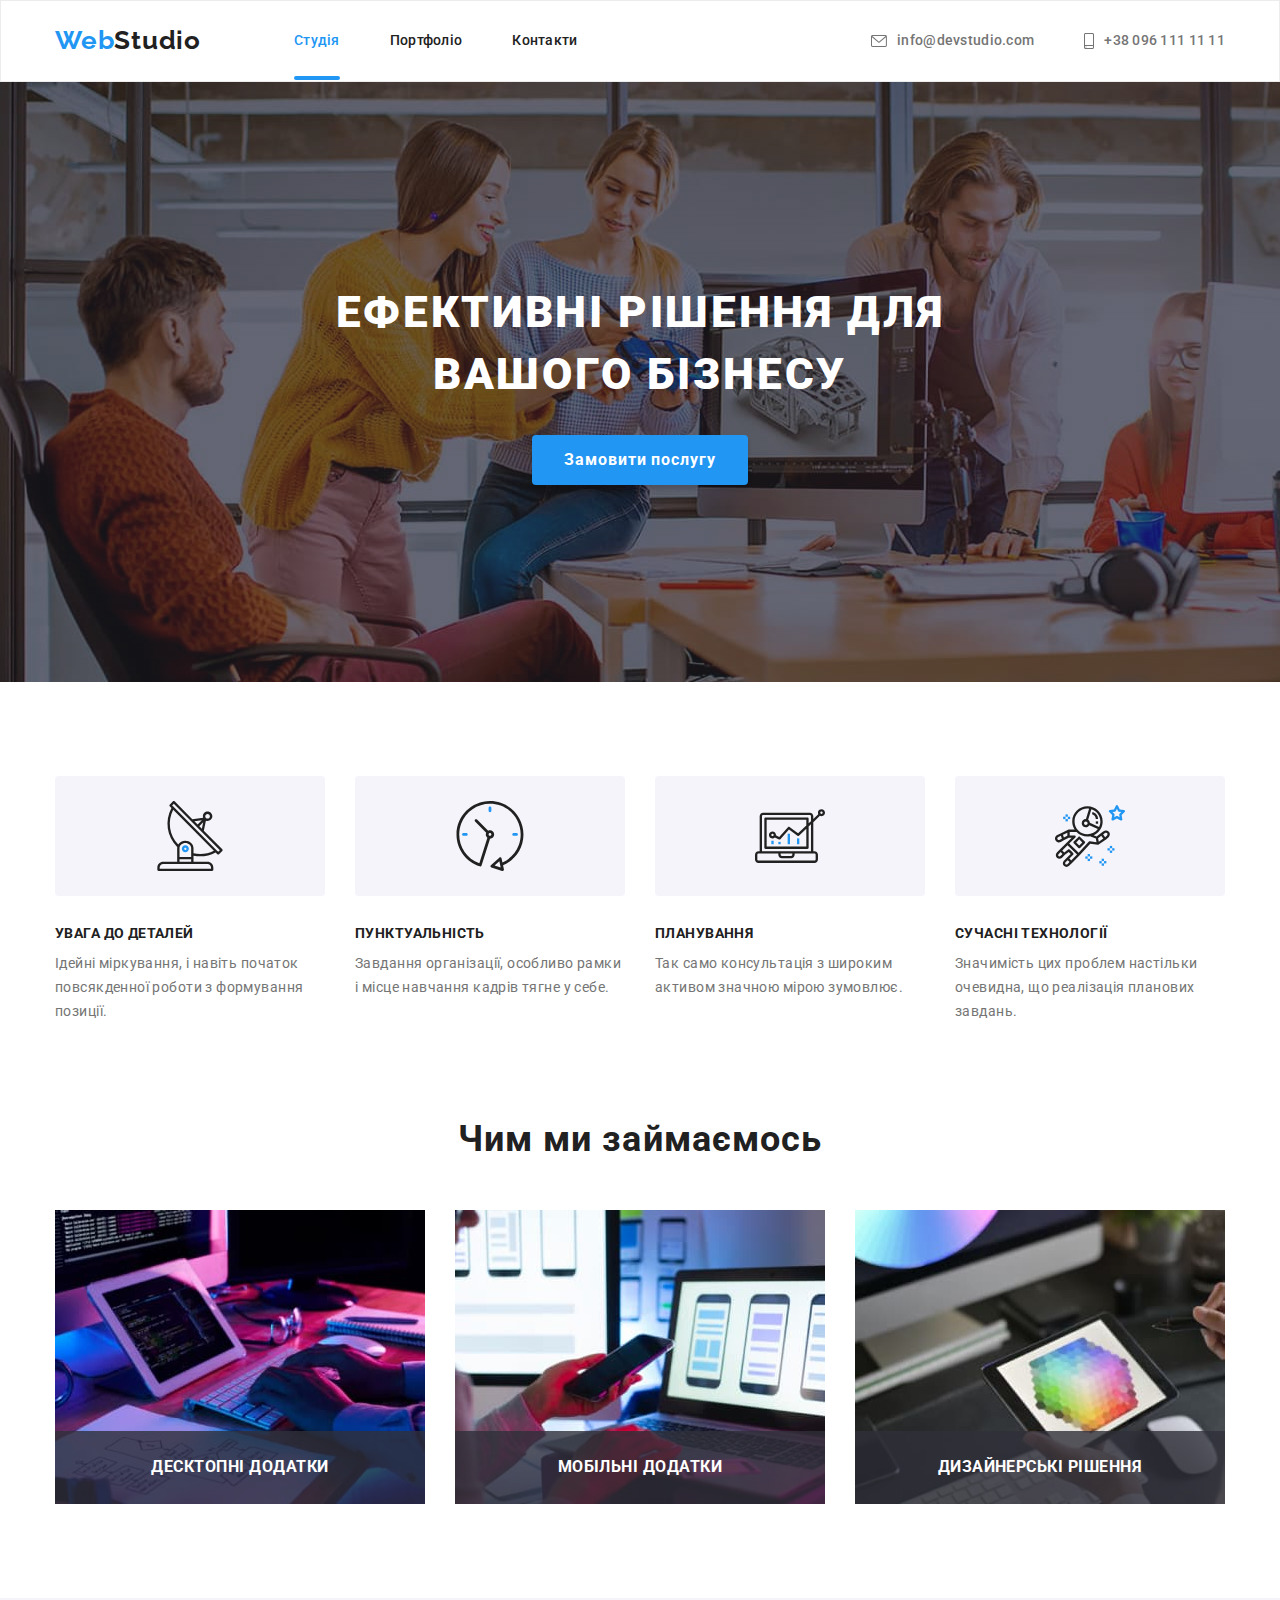
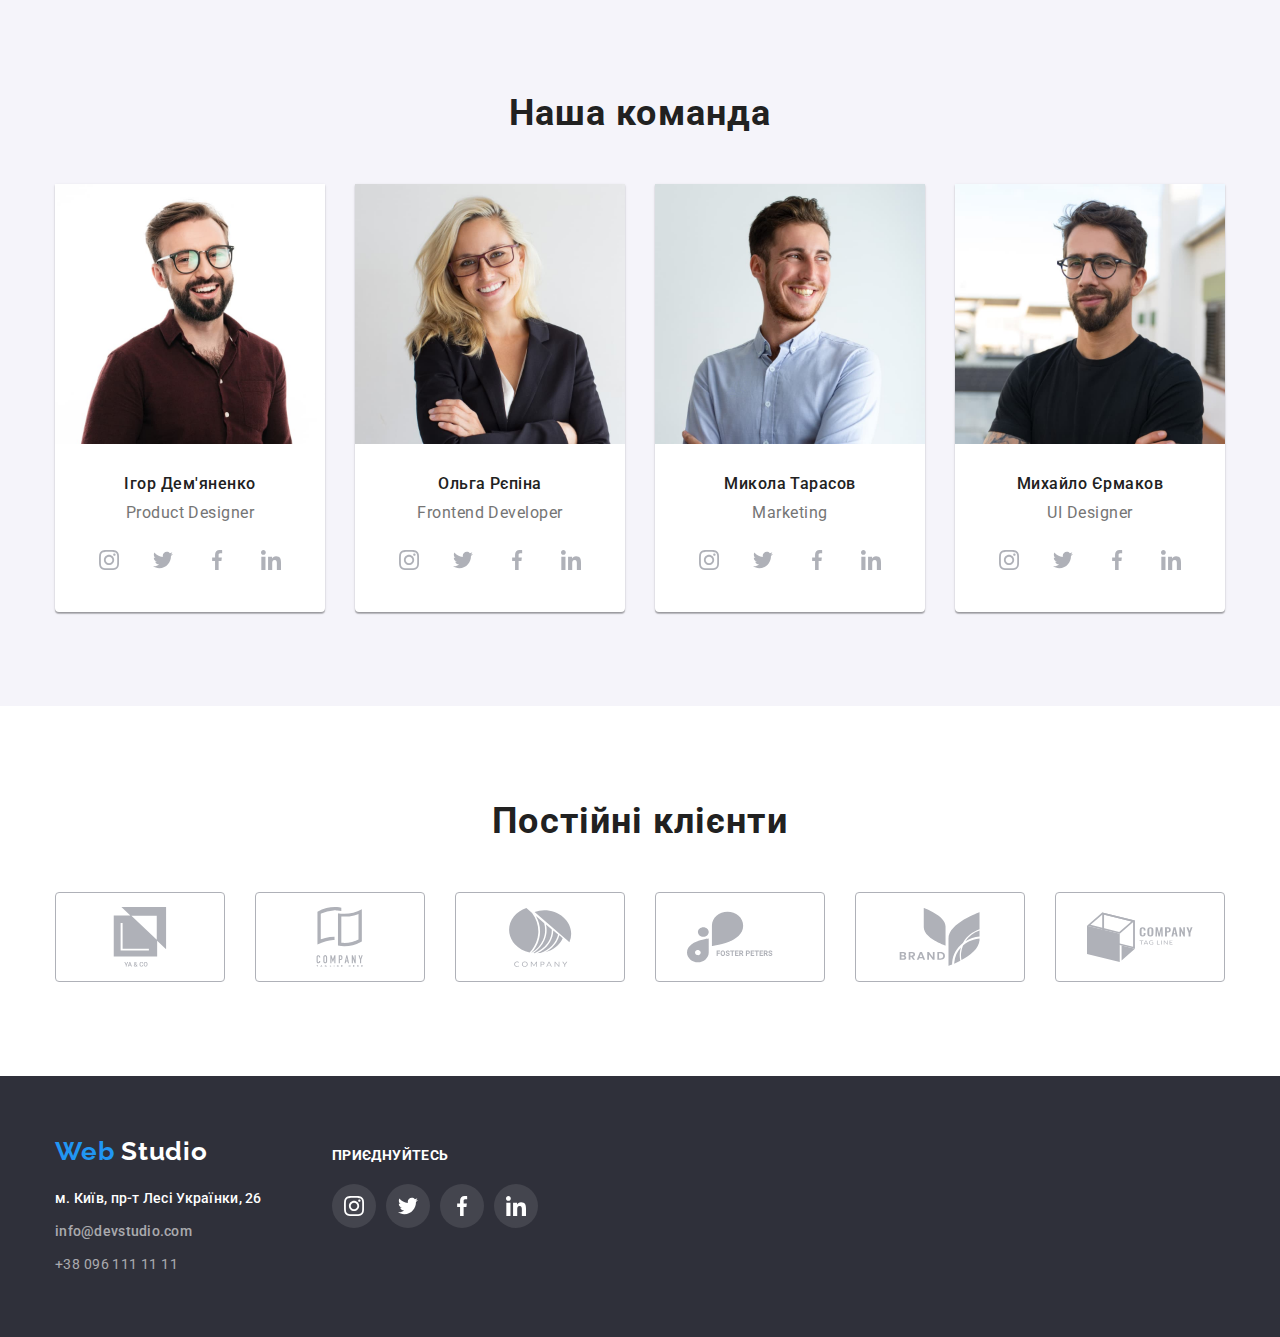
<file: index.html>
<!DOCTYPE html>
<html lang="uk">
  <head>
    <meta charset="UTF-8" />
    <meta http-equiv="X-UA-Compatible" content="IE=edge" />
    <meta name="viewport" content="width=device-width, initial-scale=1.0" />
    <title>Студія</title>
    <link rel="preconnect" href="https://fonts.googleapis.com" />
    <link rel="preconnect" href="https://fonts.gstatic.com" crossorigin />
    <link
      href="https://fonts.googleapis.com/css2?family=Raleway:wght@700&family=Roboto:wght@400;500;700;900&display=swap"
      rel="stylesheet"
    />
    <link
      rel="stylesheet"
      href="https://cdnjs.cloudflare.com/ajax/libs/modern-normalize/1.1.0/modern-normalize.min.css"
    />
    <link rel="stylesheet" href="./css/styles.css" />
  </head>

  <body>
    <!--Шапка сторінки-->
    <header class="header">
      <!--Меню навігації-->
      <div class="container header-container">
        <nav class="header-navigation">
          <a class="logo link" href="./index.html"
            ><span class="logo-accent">Web</span>Studio</a
          >
          <ul class="site-nav list">
            <li class="site-nav-item">
              <a class="nav-link current link" href="./index.html">Студія</a>
            </li>
            <li>
              <a href="./portfolio.html" class="link">Портфоліо</a>
            </li>
            <li>
              <a href="Контакти" class="link">Контакти</a>
            </li>
          </ul>
        </nav>
        <!--Контакти-->
        <ul class="contacts list">
          <li class="contacts-item">
            <a href="mailto:info@devstudio.com" class="contacts-item-link link">
              <svg class="contacts-item-icon" width="16" height="12">
                <use href="./images/icons.svg#icon-envelope-hover"></use></svg>
                info@devstudio.com</a>
          </li>
          <li class="contacts-item">
            <a href="tel:+380961111111" class="contacts-item-link link"
              ><svg class="contacts-item-icon" width="10" height="16">
                <use href="./images/icons.svg#icon-smartphone1"></use></svg>
                +38 096 111 11 11
            </a>
          </li>
        </ul>
      </div>
    </header>

    <main>
      <!-- Блок Hero-->
      <section class="section hero">
        <div class="container">
          <h1 class="hero-title">Ефективні рішення для вашого бізнесу</h1>
          <button data-modal-open type="button" class="button">
            <span class="text-button">Замовити послугу</span>
          </button>
        </div>
      </section>

      <!--Головні якості компанії-->
      <section class="section">
        <div class="container">
          <h2 class="section-title visually-hidden">Головні якості компанії</h2>
          <ul class="features list">
            <li class="card icon-antenna">
              <div class="features-card">
                <h3 class="feauture-title">УВАГА ДО ДЕТАЛЕЙ</h3>
                <p class="feature-text">
                  Ідейні міркування, і навіть початок повсякденної роботи з
                  формування позиції.
                </p>
              </div>
            </li>
            <li class="card icon-clock">
              <div class="features-card">
                <h3 class="feauture-title">ПУНКТУАЛЬНІСТЬ</h3>
                <p class="feature-text">
                  Завдання організації, особливо рамки і місце навчання кадрів
                  тягне у себе.
                </p>
              </div>
            </li>
            <li class="card icon-diagrama">
              <div class="features-card">
                <h3 class="feauture-title">ПЛАНУВАННЯ</h3>
                <p class="feature-text">
                  Так само консультація з широким активом значною мірою
                  зумовлює.
                </p>
              </div>
            </li>
            <li class="card icon-astronaut">
              <div class="features-card">
                <h3 class="feauture-title">СУЧАСНІ ТЕХНОЛОГІЇ</h3>
                <p class="feature-text">
                  Значимість цих проблем настільки очевидна, що реалізація
                  планових завдань.
                </p>
              </div>
            </li>
          </ul>
        </div>
      </section>

      <!--Діяльність компанії-->
      <section class="section offer">
        <div class="container">
          <h2 class="section-title">Чим ми займаємось</h2>
          <ul class="list image">
            <li class="list-image">
              <img
                src="./images/img-5.jpg"
                alt="Людина друкує код на клавіатурі"
                width="370"
              />
              <h3 class="image-title">Десктопні додатки</h3>
            </li>
            <li class="list-image">
              <img
                src="./images/img-6.jpg"
                alt="Людина тримає телефон"
                width="370"
              />
              <h3 class="image-title">Мобільні додатки</h3>
            </li>
            <li class="list-image">
              <img
                src="./images/img-7.jpg"
                alt="Людина тримає планшет"
                width="370"
              />
              <h3 class="image-title">Дизайнерські рішення</h3>
            </li>
          </ul>
        </div>
      </section>
      <!--Команда-->
      <section class="section team-members">
        <div class="container">
          <h2 class="section-title">Наша команда</h2>
          <ul class="team list">
            <li class="team-image">
              <div class="team-card">
                <div class="team-card-img">
                  <img
                    src="./images/img.jpg"
                    alt="Ігор Дем'яненко"
                    width="270"
                  />
                </div>
                <div class="team-card-text">
                  <h3 class="team-name">Ігор Дем'яненко</h3>
                  <p class="team-member-position">Product Designer</p>
                  <ul class="team-soc-list list">
                    <li class="team-soc-item">
                      <a href="" class="team-soc-link link">
                        <svg class="team-soc-icon" width="20" height="20">
                          <use href="./images/icons.svg#icon-instagram"></use>
                        </svg>
                      </a>
                    </li>
                    <li class="team-soc-item">
                      <a href="" class="team-soc-link link">
                        <svg class="team-soc-icon" width="20" height="20">
                          <use href="./images/icons.svg#icon-twitter"></use>
                        </svg>
                      </a>
                    </li>
                    <li class="team-soc-item">
                      <a href="" class="team-soc-link link">
                        <svg class="team-soc-icon" width="20" height="20">
                          <use
                            href="./images/icons.svg#icon-facebook-svg"
                          ></use>
                        </svg>
                      </a>
                    </li>
                    <li class="team-soc-item">
                      <a href="" class="team-soc-link link">
                        <svg class="team-soc-icon" width="20" height="20">
                          <use href="./images/icons.svg#icon-linkedin"></use>
                        </svg>
                      </a>
                    </li>
                  </ul>
                </div>
              </div>
            </li>

            <li class="team-image">
              <div class="team-card">
                <div class="team-card-img">
                  <img
                    src="./images/img-2.jpg"
                    alt="Ольга Рєпіна"
                    width="270"
                  />
                </div>
                <div class="team-card-text">
                  <h3 class="team-name">Ольга Рєпіна</h3>
                  <p class="team-member-position">Frontend Developer</p>
                  <ul class="team-soc-list list">
                    <li class="team-soc-item">
                      <a href="" class="team-soc-link link">
                        <svg class="team-soc-icon" width="20" height="20">
                          <use href="./images/icons.svg#icon-instagram"></use>
                        </svg>
                      </a>
                    </li>
                    <li class="team-soc-item">
                      <a href="" class="team-soc-link link">
                        <svg class="team-soc-icon" width="20" height="20">
                          <use href="./images/icons.svg#icon-twitter"></use>
                        </svg>
                      </a>
                    </li>
                    <li class="team-soc-item">
                      <a href="" class="team-soc-link link">
                        <svg class="team-soc-icon" width="20" height="20">
                          <use
                            href="./images/icons.svg#icon-facebook-svg"
                          ></use>
                        </svg>
                      </a>
                    </li>
                    <li class="team-soc-item">
                      <a href="" class="team-soc-link link">
                        <svg class="team-soc-icon" width="20" height="20">
                          <use href="./images/icons.svg#icon-linkedin"></use>
                        </svg>
                      </a>
                    </li>
                  </ul>
                </div>
              </div>
            </li>

            <li class="team-image">
              <div class="team-card">
                <div class="team-card-img">
                  <img
                    src="./images/img-3.jpg"
                    alt="Микола Тарасов"
                    width="270"
                  />
                </div>
                <div class="team-card-text">
                  <h3 class="team-name">Микола Тарасов</h3>
                  <p class="team-member-position">Marketing</p>
                  <ul class="team-soc-list list">
                    <li class="team-soc-item">
                      <a href="" class="team-soc-link link">
                        <svg class="team-soc-icon" width="20" height="20">
                          <use href="./images/icons.svg#icon-instagram"></use>
                        </svg>
                      </a>
                    </li>
                    <li class="team-soc-item">
                      <a href="" class="team-soc-link link">
                        <svg class="team-soc-icon" width="20" height="20">
                          <use href="./images/icons.svg#icon-twitter"></use>
                        </svg>
                      </a>
                    </li>
                    <li class="team-soc-item">
                      <a href="" class="team-soc-link link">
                        <svg class="team-soc-icon" width="20" height="20">
                          <use
                            href="./images/icons.svg#icon-facebook-svg"
                          ></use>
                        </svg>
                      </a>
                    </li>
                    <li class="team-soc-item">
                      <a href="" class="team-soc-link link">
                        <svg class="team-soc-icon" width="20" height="20">
                          <use href="./images/icons.svg#icon-linkedin"></use>
                        </svg>
                      </a>
                    </li>
                  </ul>
                </div>
              </div>
            </li>

            <li class="team-image">
              <div class="team-card">
                <div class="team-card-img">
                  <img
                    src="./images/img-4.jpg"
                    alt="Михайло Єрмаков"
                    width="270"
                  />
                </div>
                <div class="team-card-text">
                  <h3 class="team-name">Михайло Єрмаков</h3>
                  <p class="team-member-position">UI Designer</p>
                  <ul class="team-soc-list list">
                    <li class="team-soc-item">
                      <a href="" class="team-soc-link link">
                        <svg class="team-soc-icon" width="20" height="20">
                          <use href="./images/icons.svg#icon-instagram"></use>
                        </svg>
                      </a>
                    </li>
                    <li class="team-soc-item">
                      <a href="" class="team-soc-link link">
                        <svg class="team-soc-icon" width="20" height="20">
                          <use href="./images/icons.svg#icon-twitter"></use>
                        </svg>
                      </a>
                    </li>
                    <li class="team-soc-item">
                      <a href="" class="team-soc-link link">
                        <svg class="team-soc-icon" width="20" height="20">
                          <use
                            href="./images/icons.svg#icon-facebook-svg"
                          ></use>
                        </svg>
                      </a>
                    </li>
                    <li class="team-soc-item">
                      <a href="" class="team-soc-link link">
                        <svg class="team-soc-icon" width="20" height="20">
                          <use href="./images/icons.svg#icon-linkedin"></use>
                        </svg>
                      </a>
                    </li>
                  </ul>
                </div>
              </div>
            </li>
          </ul>
        </div>
      </section>
      <section class="section">
        <div class="container">
          <h2 class="section-title">Постійні клієнти</h2>
          <ul class="clients-list list">
            <li class="clients-item">
              <a href="" class="clients-link link">
                <svg class="clients-icon" width="106" height="60">
                  <use href="./images/icons.svg#icon-Union"></use>
                </svg>
              </a>
            </li>
            <li class="clients-item">
              <a href="" class="clients-link link">
                <svg class="clients-icon" width="106" height="60">
                  <use href="./images/icons.svg#icon-group"></use>
                </svg>
              </a>
            </li>
            <li class="clients-item">
              <a href="" class="clients-link link">
                <svg class="clients-icon" width="106" height="60">
                  <use href="./images/icons.svg#icon-Object"></use>
                </svg>
              </a>
            </li>
            <li class="clients-item">
              <a href="" class="clients-link link">
                <svg class="clients-icon" width="106" height="60">
                  <use href="./images/icons.svg#icon-Foster"></use>
                </svg>
              </a>
            </li>
            <li class="clients-item">
              <a href="" class="clients-link link">
                <svg class="clients-icon" width="106" height="60">
                  <use href="./images/icons.svg#icon-brand"></use>
                </svg>
              </a>
            </li>
            <li class="clients-item">
              <a href="" class="clients-link link">
                <svg class="clients-icon" width="106" height="60">
                  <use href="./images/icons.svg#icon-company"></use>
                </svg>
              </a>
            </li>
          </ul>
        </div>
      </section>
    </main>

    <footer class="footer">
      <div class="footer-wrap">
        <div class="container">
          <div class="footer-address">
            <a class="logo link" href="./index.html"
              ><span class="logo-accent">Web</span>
              <span class="studio">Studio</span></a
            >
            <address style="font-style: normal">
              <ul class="address list">
                <li class="contacts">
                  <a href="" class="link location"
                    >м. Київ, пр-т Лесі Українки, 26
                  </a>
                </li>

                <li class="contacts">
                  <a href="mailto:info@devstudio.com" class="link"
                    >info@devstudio.com</a
                  >
                </li>

                <li>
                  <a href="tel:+380961111111" class="link">+38 096 111 11 11</a>
                </li>
              </ul>
            </address>
          </div>
          <div class="footer-soc-container">
            <div class="footer-action">
              <h2 class="footer-action-text">ПРИЄДНУЙТЕСЬ</h2>
            </div>
            <ul class="footer-soc-list list">
              <li class="footer-soc-item">
                <a href="" class="footer-soc-link link">
                  <svg class="footer-soc-icon" width="20" height="20">
                    <use href="./images/icons.svg#icon-instagram"></use>
                  </svg>
                </a>
              </li>
              <li class="footer-soc-item">
                <a href="" class="footer-soc-link link">
                  <svg class="footer-soc-icon" width="20" height="20">
                    <use href="./images/icons.svg#icon-twitter"></use>
                  </svg>
                </a>
              </li>
              <li class="footer-soc-item">
                <a href="" class="footer-soc-link link">
                  <svg class="footer-soc-icon" width="20" height="20">
                    <use href="./images/icons.svg#icon-facebook-svg"></use>
                  </svg>
                </a>
              </li>
              <li class="footer-soc-item">
                <a href="" class="footer-soc-link link">
                  <svg class="footer-soc-icon" width="20" height="20">
                    <use href="./images/icons.svg#icon-linkedin"></use>
                  </svg>
                </a>
              </li>
            </ul>
          </div>
        </div>
      </div>
    </footer>
    <div data-modal class="backdrop is-hidden">
      <div class="modal">
        <button data-modal-close class="close-button">
            <img
              class="modal-img"
              src="./images/close.svg"
              alt="Закрити вікно"
            />
        </button>
      </div>
    </div>
    <script src="./js/modal.js"></script>
  </body>
</html>
</file>
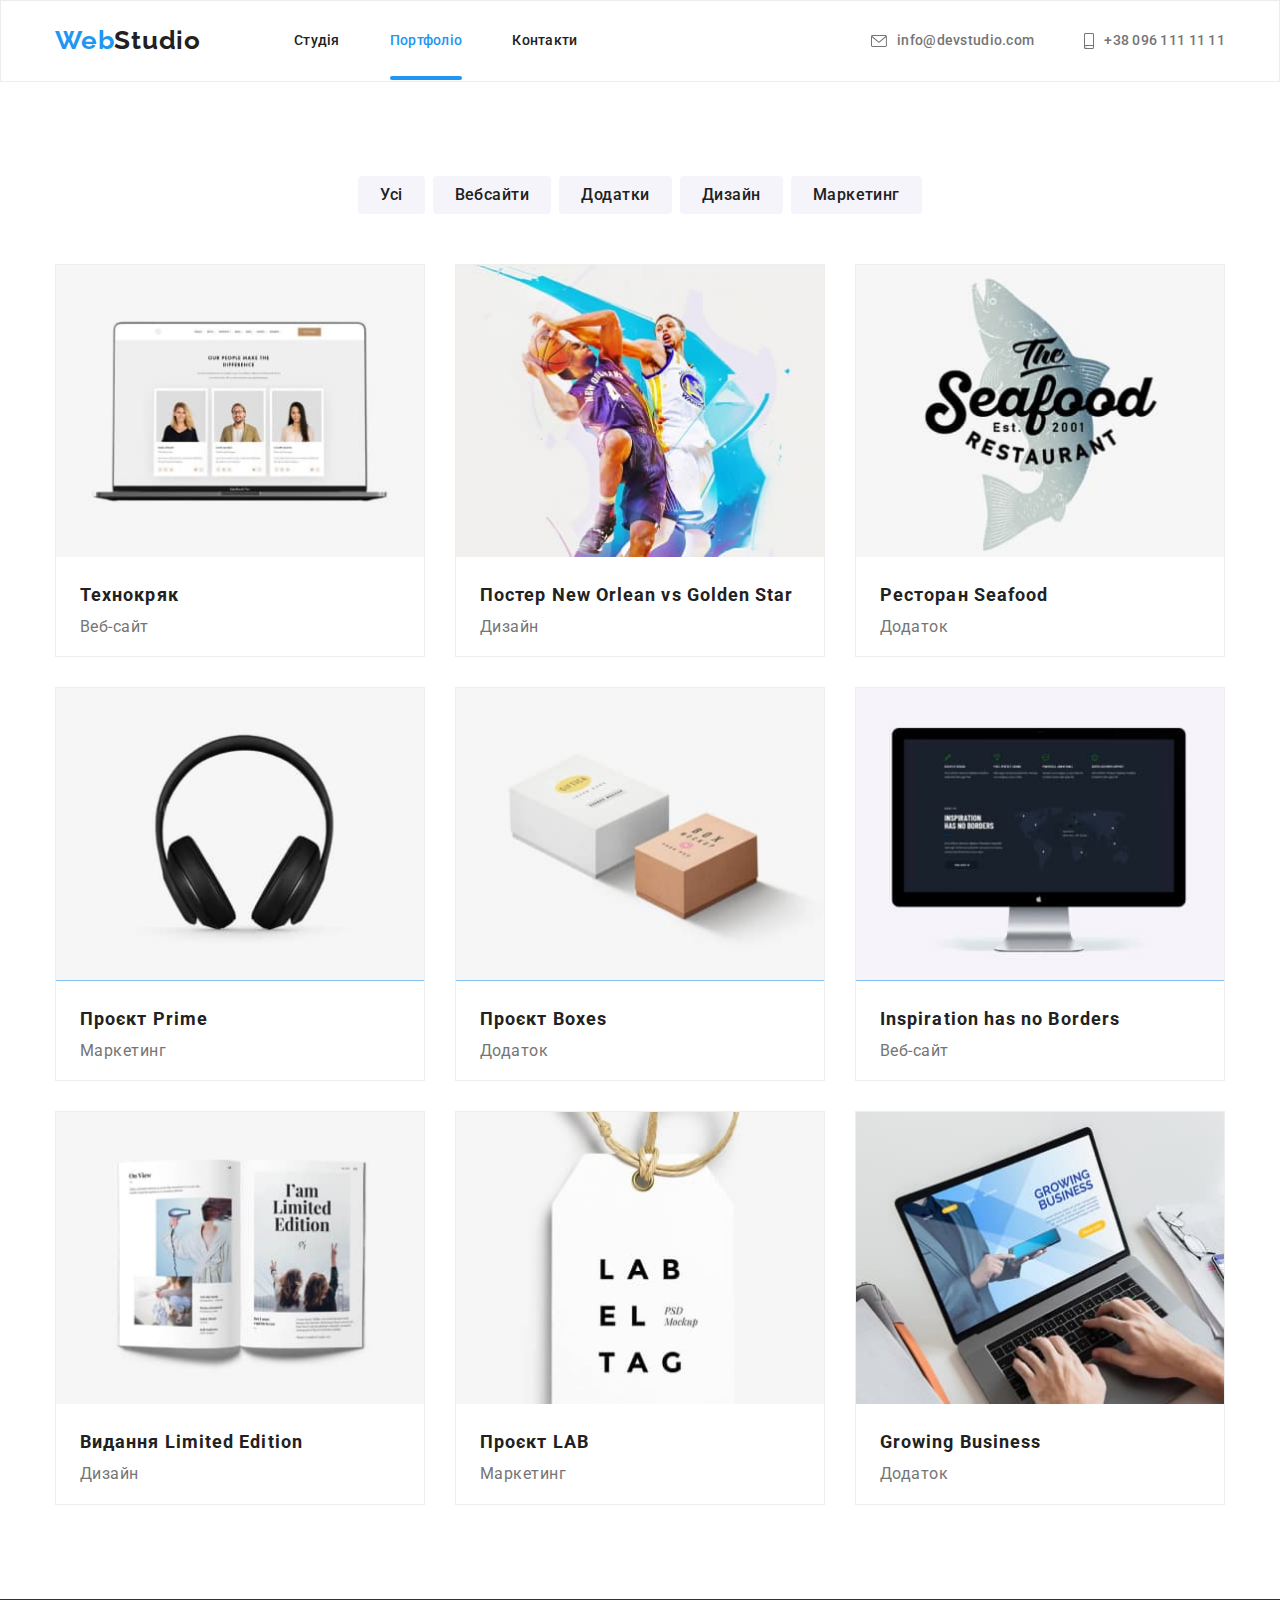
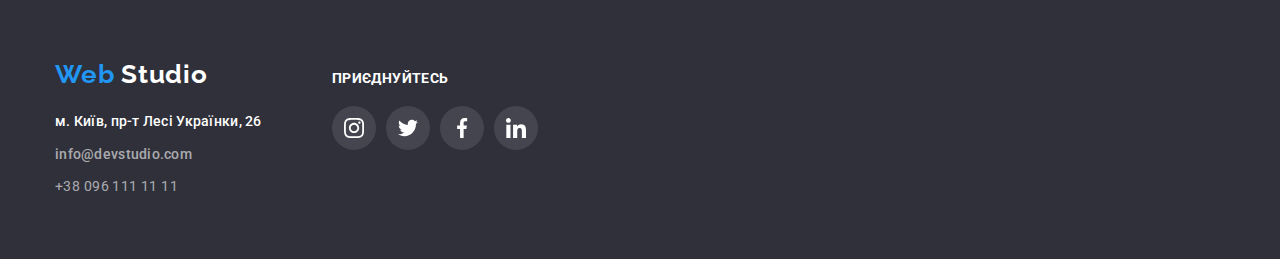
<file: portfolio.html>
<!DOCTYPE html>
<html lang="uk">
  <head>
    <meta charset="UTF-8" />
    <meta http-equiv="X-UA-Compatible" content="IE=edge" />
    <meta name="viewport" content="width=device-width, initial-scale=1.0" />
    <title>Студія</title>
    <link rel="preconnect" href="https://fonts.googleapis.com" />
    <link rel="preconnect" href="https://fonts.gstatic.com" crossorigin />
    <link
      href="https://fonts.googleapis.com/css2?family=Raleway:wght@700&family=Roboto:wght@400;500;700;900&display=swap"
      rel="stylesheet"
    />
    <link
      rel="stylesheet"
      href="https://cdnjs.cloudflare.com/ajax/libs/modern-normalize/1.1.0/modern-normalize.min.css"
    />
    <link rel="stylesheet" href="./css/styles.css" />
  </head>

  <body>
    <!--Шапка сторінки-->
    <header class="header">
      <!--Меню навігації-->
      <div class="container header-container">
        <nav class="header-navigation">
          <a class="logo link" href="./index.html"
            ><span class="logo-accent">Web</span>Studio</a
          >
          <ul class="site-nav list">
            <li>
              <a href="./index.html" class="link">Студія</a>
            </li>
            <li class="site-nav-item">
              <a class="nav-link current link" href="./portfolio.html"
                >Портфоліо</a
              >
            </li>
            <li>
              <a href="Контакти" class="link">Контакти</a>
            </li>
          </ul>
        </nav>
        <!--Контакти-->
        <ul class="contacts list">
          <li class="contacts-item">
            <a href="mailto:info@devstudio.com" class="contacts-item-link link">
              <svg class="contacts-item-icon" width="16" height="12">
                <use href="./images/icons.svg#icon-envelope-hover"></use></svg>info@devstudio.com</a
            >
          </li>
          <li class="contacts-item">
            <a href="tel:+380961111111" class="contacts-item-link link"
              ><svg class="contacts-item-icon" width="10" height="16">
                <use href="./images/icons.svg#icon-smartphone1"></use></svg>+38 096 111 11 11
            </a>
          </li>
        </ul>
      </div>
    </header>

    <!--Фільтр -->
    <main>
      <section class="section">
        <div class="container">
          <ul class="nav-botton list">
            <li>
              <button class="filter-button" type="button">Усі</button>
            </li>
            <li>
              <button class="filter-button" type="button">Вебсайти</button>
            </li>
            <li>
              <button class="filter-button" type="button">Додатки</button>
            </li>
            <li>
              <button class="filter-button" type="button">Дизайн</button>
            </li>
            <li>
              <button class="filter-button" type="button">Маркетинг</button>
            </li>
          </ul>
          <h1 class="section-title visually-hidden">Усі проекти</h1>
          <ul class="projects-all list">
            <li class="project-image">
              <a href="" class="project-link link">
                <div class="project-card">
                  <div class="project-card-img">
                    <img
                      src="./images/img.(jpg).jpg"
                      alt="Фото команди"
                      width="370"
                    />
                    <p class="project-card-overlay">
                      Ресурс пропонує комплексні пропозиції з різним рівнем
                      функціоналу та сервісів. Все це дозволить відвідувачу
                      отримати вичерпні відомості про компанію чи приватну
                      особу.
                    </p>
                  </div>
                  <div class="project-card-text">
                    <h2 class="project-name">Технокряк</h2>
                    <p class="project-type">Веб-сайт</p>
                  </div>
                </div>
              </a>
            </li>

            <li class="project-image">
              <a href="" class="project-link link">
                <div class="project-card">
                  <div class="project-card-img">
                    <img
                      src="./images/img(1).jpg"
                      alt="Гра в баскетбол"
                      width="370"
                    />
                    <p class="project-card-overlay">
                      Ресурс пропонує комплексні пропозиції з різним рівнем
                      функціоналу та сервісів. Все це дозволить відвідувачу
                      отримати вичерпні відомості про компанію чи приватну
                      особу.
                    </p>
                  </div>
                  <div class="project-card-text">
                    <h2 class="project-name">
                      Постер New Orlean vs Golden Star
                    </h2>
                    <p class="project-type">Дизайн</p>
                  </div>
                </div>
              </a>
            </li>

            <li class="project-image">
              <a href="" class="project-link link">
                <div class="project-card">
                  <div class="project-card-img">
                    <img
                      src="./images/img(2).jpg"
                      alt="Лого ресторану"
                      width="370"
                    />
                    <p class="project-card-overlay">
                      Ресурс пропонує комплексні пропозиції з різним рівнем
                      функціоналу та сервісів. Все це дозволить відвідувачу
                      отримати вичерпні відомості про компанію чи приватну
                      особу.
                    </p>
                  </div>
                  <div class="project-card-text">
                    <h2 class="project-name">Ресторан Seafood</h2>
                    <p class="project-type">Додаток</p>
                  </div>
                </div>
              </a>
            </li>

            <li class="project-image">
              <a href="" class="project-link link">
                <div class="project-card">
                  <div class="project-card-img">
                    <img
                      src="./images/img(3).jpg"
                      alt="Навушники"
                      width="370"
                    />
                    <p class="project-card-overlay">
                      Ресурс пропонує комплексні пропозиції з різним рівнем
                      функціоналу та сервісів. Все це дозволить відвідувачу
                      отримати вичерпні відомості про компанію чи приватну
                      особу.
                    </p>
                  </div>
                  <div class="project-card-text">
                    <h2 class="project-name">Проєкт Prime</h2>
                    <p class="project-type">Маркетинг</p>
                  </div>
                </div>
              </a>
            </li>

            <li class="project-image">
              <a href="" class="project-link link">
                <div class="project-card">
                  <div class="project-card-img">
                    <img
                      src="./images/img(4).jpg"
                      alt="Дві коробки"
                      width="370"
                    />
                    <p class="project-card-overlay">
                      Ресурс пропонує комплексні пропозиції з різним рівнем
                      функціоналу та сервісів. Все це дозволить відвідувачу
                      отримати вичерпні відомості про компанію чи приватну
                      особу.
                    </p>
                  </div>
                  <div class="project-card-text">
                    <h2 class="project-name">Проєкт Boxes</h2>
                    <p class="project-type">Додаток</p>
                  </div>
                </div>
              </a>
            </li>

            <li class="project-image">
              <a href="" class="project-link link">
                <div class="project-card">
                  <div class="project-card-img">
                    <img
                      src="./images/img(5).jpg"
                      alt="Комп'ютер"
                      width="370"
                    />

                    <p class="project-card-overlay">
                      Ресурс пропонує комплексні пропозиції з різним рівнем
                      функціоналу та сервісів. Все це дозволить відвідувачу
                      отримати вичерпні відомості про компанію чи приватну
                      особу.
                    </p>
                  </div>
                  <div class="project-card-text">
                    <h2 class="project-name">Inspiration has no Borders</h2>
                    <p class="project-type">Веб-сайт</p>
                  </div>
                </div>
              </a>
            </li>

            <li class="project-image">
              <a href="" class="project-link link">
                <div class="project-card">
                  <div class="project-card-img">
                    <img src="./images/img(6).jpg" alt="Книга" width="370" />
                    <p class="project-card-overlay">
                      Ресурс пропонує комплексні пропозиції з різним рівнем
                      функціоналу та сервісів. Все це дозволить відвідувачу
                      отримати вичерпні відомості про компанію чи приватну
                      особу.
                    </p>
                  </div>
                  <div class="project-card-text">
                    <h2 class="project-name">Видання Limited Edition</h2>
                    <p class="project-type">Дизайн</p>
                  </div>
                </div>
              </a>
            </li>

            <li class="project-image">
              <a href="" class="project-link link">
                <div class="project-card">
                  <div class="project-card-img">
                    <img src="./images/img(7).jpg" alt="Етикетка" width="370" />
                    <p class="project-card-overlay">
                      Ресурс пропонує комплексні пропозиції з різним рівнем
                      функціоналу та сервісів. Все це дозволить відвідувачу
                      отримати вичерпні відомості про компанію чи приватну
                      особу.
                    </p>
                  </div>
                  <div class="project-card-text">
                    <h2 class="project-name">Проєкт LAB</h2>
                    <p class="project-type">Маркетинг</p>
                  </div>
                </div>
              </a>
            </li>

            <li class="project-image">
              <a href="" class="project-link link">
                <div class="project-card">
                  <div class="project-card-img">
                    <img
                      src="./images/img(8).jpg"
                      alt="Друкує на клавіатурі"
                      width="370"
                    />
                    <p class="project-card-overlay">
                      Ресурс пропонує комплексні пропозиції з різним рівнем
                      функціоналу та сервісів. Все це дозволить відвідувачу
                      отримати вичерпні відомості про компанію чи приватну
                      особу.
                    </p>
                  </div>
                  <div class="project-card-text">
                    <h2 class="project-name">Growing Business</h2>
                    <p class="project-type">Додаток</p>
                  </div>
                </div>
              </a>
            </li>
          </ul>
        </div>
      </section>
    </main>

    <footer class="footer">
      <div class="footer-wrap">
        <div class="container">
          <div class="footer-address">
            <a class="logo link" href="./index.html"
              ><span class="logo-accent">Web</span>
              <span class="studio">Studio</span></a
            >
            <address style="font-style: normal">
              <ul class="address list">
                <li class="contacts">
                  <a href="" class="link location"
                    >м. Київ, пр-т Лесі Українки, 26
                  </a>
                </li>

                <li class="contacts">
                  <a href="mailto:info@devstudio.com" class="link"
                    >info@devstudio.com</a
                  >
                </li>

                <li>
                  <a href="tel:+380961111111" class="link">+38 096 111 11 11</a>
                </li>
              </ul>
            </address>
          </div>
          <div class="footer-soc-container">
            <div class="footer-action">
              <h2 class="footer-action-text">ПРИЄДНУЙТЕСЬ</h2>
            </div>
            <ul class="footer-soc-list list">
              <li class="footer-soc-item">
                <a href="" class="footer-soc-link link">
                  <svg class="footer-soc-icon" width="20" height="20">
                    <use href="./images/icons.svg#icon-instagram"></use>
                  </svg>
                </a>
              </li>
              <li class="footer-soc-item">
                <a href="" class="footer-soc-link link">
                  <svg class="footer-soc-icon" width="20" height="20">
                    <use href="./images/icons.svg#icon-twitter"></use>
                  </svg>
                </a>
              </li>
              <li class="footer-soc-item">
                <a href="" class="footer-soc-link link">
                  <svg class="footer-soc-icon" width="20" height="20">
                    <use href="./images/icons.svg#icon-facebook-svg"></use>
                  </svg>
                </a>
              </li>
              <li class="footer-soc-item">
                <a href="" class="footer-soc-link link">
                  <svg class="footer-soc-icon" width="20" height="20">
                    <use href="./images/icons.svg#icon-linkedin"></use>
                  </svg>
                </a>
              </li>
            </ul>
          </div>
        </div>
      </div>
    </footer>
  </body>
</html>
</file>
<file: css/styles.css>
:root {
  --primary-text-color: #757575;
  --tittle-text-color: #212121;
  --accent-color: #2196f3;
  --white-color: #ffffff;
  --primary-background-color: #f5f5f5;
  --secondary-background-color: #f5f4fa;
  --hero-background-color: #2f303a;
  --clients-icon-color: #afb1b8;
}
/* колір основного тексту  #757575 */
/* другорядний колір тексту #212121  */
/* білий #FFFFFF */
/* білий колір в футері rgba(255, 255, 255, 0.6); */
/* акцент #2196F3 */
/* головний колір фону #F5F5F5; */
/* другорядний колір фону #F5F4FA; #2F303A */
/* колір іконок клієнтів #AFB1B8 */

/* -------GENERAL------- */
body {
  background-color: var(--white-color);
  color: var(--primary-text-color);
  font-family: Roboto, sans-serif;
  font-size: 14px;
}
.section {
  padding-top: 94px;
  padding-bottom: 94px;
}

p,
h1,
h2,
h3,
h4,
h5,
h6 {
  margin: 0;
}
ul,
ol {
  margin: 0;
  padding-left: 0;
}
button {
  cursor: pointer;
}
address {
  font-style: normal;
}
img {
  display: block;
  max-width: 100%;
  height: auto;
}

.list {
  padding: 0;
  margin: 0;
  list-style: none;
}

/* ---------LOGO--------- */
.logo {
  font-family: Raleway, sans-serif;
  font-weight: 700;
  font-size: 26px;
  line-height: 1.2;
  letter-spacing: 0.03em;
  color: var(--tittle-text-color);
  margin-right: 93px;
}
.logo-accent {
  color: var(--accent-color);
}

/* --------CONTAINER-------- */
.container {
  width: 1200px;
  padding-left: 15px;
  padding-right: 15px;
  margin: 0 auto;
}

/* --------PAGE HEADER----------- */

.header {
  padding-top: 24px;
  padding-bottom: 25px;
  border: 1px solid #ececec;
}

.header-container {
  display: flex;
}
/* ---------NAVIGATION------------- */

.link {
  text-decoration: none;
}

.site-nav {
  display: flex;
  gap: 50px;
}
.header-navigation {
  display: flex;
  align-items: center;
}
.contacts.list {
  display: flex;
  align-items: center;
  margin-left: auto;
  gap: 50px;
}

.contacts-item-link {
  display: flex;
  align-items: center;
  justify-content: center;
  transition-property: fill;
}
.contacts-item-icon {
  margin-right: 10px;
  fill: var(--primary-text-color);
  transition-property: fill;
  transition-duration: 250ms;
  transition-timing-function: cubic-bezier(0.4, 0, 0.2, 1);
}
.contacts-item-link:hover .contacts-item-icon,
.contacts-item-link:focus .contacts-item-icon {
  fill: var(--accent-color);
  
}

.site-nav .link {
  font-weight: 500;
  line-height: 1.14;
  letter-spacing: 0.02em;
  color: var(--tittle-text-color);
  transition-property: color;
  transition-duration: 250ms;
  transition-timing-function: cubic-bezier(0.4, 0, 0.2, 1);
}

.site-nav .link:hover,
.site-nav .link:focus {
  color: var(--accent-color);
  
}
.nav-link {
  padding-bottom: 32px;
  font-weight: 500;
  line-height: 1.14;
  letter-spacing: 0.02em;
  color: var(--tittle-text-color);
  text-decoration: none;
}
.nav-link.current {
  color: var(--accent-color);
}

.current {
  position: relative;
}

.current::after {
  content: "";
  position: absolute;
  display: block;
  width: 100%;
  height: 4px;
  bottom: 0;
  right: 0;
  background: var(--accent-color);
  border-radius: 2px;
}

.contacts .link {
  font-weight: 500;
  line-height: 1.14;
  letter-spacing: 0.02em;
  color: var(--primary-text-color);
  transition-property: color;
  transition-duration: 250ms;
  transition-timing-function: cubic-bezier(0.4, 0, 0.2, 1);
}
.contacts .link:hover,
.contacts .link:focus {
  color: var(--accent-color);
  
}

/* -------------HERO------------- */
.hero {
  height: 600px;
  max-width: 1600px;
  text-align: center;
  padding: 200px 0;
  margin: auto;
  background-repeat: no-repeat;
  background-size: cover;
  background-image: linear-gradient(
      to right,
      rgba(47, 48, 58, 0.4),
      rgba(47, 48, 58, 0.4)
    ),
    url(../images/Hero.jpg);
}
.hero-title {
  color: var(--white-color);
  font-weight: 900;
  font-size: 44px;
  line-height: 1.4;
  text-align: center;
  letter-spacing: 0.06em;
  text-transform: uppercase;
  margin: 0px auto;
  width: 696px;
}
/* ---------HERO-BUTTON---------- */
.button {
  padding: 10px 32px;
  border-radius: 4px;
  border: none;
  margin-top: 30px;
}
.hero .button {
  min-width: 216px;
  height: 50px;
  background-color: var(--accent-color);
  box-shadow: 0px 4px 4px rgba(0, 0, 0, 0.15);
}
.hero .text-button {
  font-weight: 700;
  font-size: 16px;
  line-height: 0.5;
  align-items: center;
  text-align: center;
  letter-spacing: 0.06em;
  color: var(--white-color);
}

/* -------------FEATURES-------------- */
.features-card {
  width: 270px;
}

.features.list {
  display: flex;
  flex-wrap: wrap;
  justify-content: space-between;
}
.card {
  width: 270px;
}

.card::before {
  content: "";
  display: block;
  height: 120px;
  border-radius: 4px;
  background-color: var(--secondary-background-color);
  margin-bottom: 30px;
  background-repeat: no-repeat;
  background-position: center;
}

.icon-antenna::before {
  background-image: url(../images/antenna.svg);
}
.icon-clock::before {
  background-image: url(../images/clock.svg);
}
.icon-diagrama::before {
  background-image: url(../images/diagram.svg);
}
.icon-astronaut::before {
  background-image: url(../images/astronaut.svg);
}

.features .feauture-title {
  font-size: 14px;
  line-height: 1.14;
  letter-spacing: 0.03em;
  text-transform: uppercase;
  color: var(--tittle-text-color);
  margin-bottom: 10px;
}

.features .feature-text {
  line-height: 1.7;
  letter-spacing: 0.03em;
  color: var(--primary-text-color);
}
/* ---------SECTION---------- */

.section.offer {
  padding-top: 0px;
}

.section.no-padding {
  padding-top: 0px;
  padding-bottom: 0px;
}

.section-title {
  margin-bottom: 50px;
  font-size: 36px;
  line-height: 1.17;
  text-align: center;
  letter-spacing: 0.03em;
  color: var(--tittle-text-color);
}

.visually-hidden {
  position: absolute;
  white-space: nowrap;
  width: 1px;
  height: 1px;
  overflow: hidden;
  border: 0;
  padding: 0;
  clip: rect(0 0 0 0);
  clip-path: inset(50%);
  margin: -1px;
}

.list.image {
  display: flex;
  gap: 30px;
}

.list-image {
  position: relative;
  width: calc((100% - 60px) / 3);
}

.image-title {
  position: absolute;

  width: 100%;
  bottom: 0;
  padding: 27px;

  line-height: 1.14;
  text-align: center;
  letter-spacing: 0.03em;
  text-transform: uppercase;

  background: rgba(47, 48, 58, 0.8);
  color: var(--white-color);
}

/* -------------TEAM------------ */

.team {
  display: flex;
  justify-content: space-between;
  flex-wrap: wrap;
}

.team-card {
  box-shadow: 0px 1px 3px rgba(0, 0, 0, 0.12), 0px 1px 1px rgba(0, 0, 0, 0.14),
    0px 2px 1px rgba(0, 0, 0, 0.2);
  border-radius: 0px 0px 4px 4px;
  background-color: var(--white-color);
}

.team-card-text {
  padding: 30px 0;
}

.team-members {
  background: var(--secondary-background-color);
}
.team .team-name {
  margin-bottom: 10px;
  font-weight: 500;
  font-size: 16px;
  line-height: 1.2;
  letter-spacing: 0.03em;
  color: var(--tittle-text-color);
  text-align: center;
}
.team .team-member-position {
  font-size: 16px;
  line-height: 1.2;
  letter-spacing: 0.03em;
  text-align: center;
  margin-bottom: 16px;
}
.team-image {
  width: calc((100% - 90px) / 4);
}

.team-soc-list {
  display: flex;
  justify-content: center;
  gap: 10px;
}

.team-soc-item {
  width: 44px;
  height: 44px;
}
.team-soc-icon {
  fill: #afb1b8;
  transition-property: fill;
  transition-duration: 250ms;
  transition-timing-function: cubic-bezier(0.4, 0, 0.2, 1);
}

.team-soc-link {
  width: 100%;
  height: 100%;
  border-radius: 50%;
  display: flex;
  align-items: center;
  justify-content: center;
  transition-property: background-color;
  transition-duration: 250ms;
  transition-timing-function: cubic-bezier(0.4, 0, 0.2, 1);

}

.team-soc-link:hover,
.team-soc-link:focus {
  background-color: var(--accent-color);
  
}
.team-soc-link:hover .team-soc-icon,
.team-soc-link:focus .team-soc-icon {
  fill: var(--white-color);
}

/* ------------------CLIENTS ----------------*/

.clients-list {
  display: flex;
  gap: 30px;
}

.clients-item {
  width: calc((100% - 150px) / 6);
  height: 90px;
}

.clients-link {
  width: 100%;
  height: 100%;
  border: 1px solid var(--clients-icon-color);
  border-radius: 4px;
  display: flex;
  align-items: center;
  justify-content: center;
  transition-property: border-color;
  transition-duration: 250ms;
  transition-timing-function: cubic-bezier(0.4, 0, 0.2, 1);
}
.clients-link:hover,
.clients-link:focus {
  border-color: var(--accent-color);
}

.clients-icon {
  fill: var(--clients-icon-color);
  transition-property: fill;
  transition-duration: 250ms;
  transition-timing-function: cubic-bezier(0.4, 0, 0.2, 1);
}

.clients-link:hover .clients-icon,
.clients-link:focus .clients-icon {
  fill: var(--accent-color);
}

/* ------------FOOTER-CONTACTS----------*/

.footer {
  background-color: var(--hero-background-color);
  padding-top: 60px;
  padding-bottom: 60px;
}
.studio {
  color: var(--white-color);
}

.address > .contacts {
  margin-bottom: 9px;
}
.address {
  font-size: 14px;
  line-height: 1.7;
  letter-spacing: 0.03em;
}

.footer .logo {
  display: inline-block;
  margin-right: 0px;
  margin-bottom: 20px;
}
.footer .address .link {
  display: inline-block;
  color: rgba(255, 255, 255, 0.6);
  transition-property: color;
  transition-duration: 250ms;
  transition-timing-function: cubic-bezier(0.4, 0, 0.2, 1);
}
.footer .link:hover,
.footer .link:focus {
  color: var(--accent-color);
  
}
.footer .address .location {
  color: var(--white-color);
  display: inline-block;
}

/* -------FOOTER-SOCIAL-------- */

.footer-wrap > .container {
  display: flex;
  align-items: baseline;
  gap: 70px;
}
.footer-soc-container {
  height: 80px;
}
.footer-action {
  margin-bottom: 20px;
}

.footer-action-text {
  font-size: 14px;
  line-height: 1.14;
  letter-spacing: 0.03em;
  color: var(--white-color);
}
.footer-soc-list {
  display: flex;
  gap: 10px;
}

.footer-soc-item {
  width: 44px;
  height: 44px;
}

.footer-soc-link {
  width: 100%;
  height: 100%;
  border-radius: 50%;
  display: flex;
  align-items: center;
  justify-content: center;
  background-color: rgba(255, 255, 255, 0.1);
  transition-property: background-color;
  transition-duration: 250ms;
  transition-timing-function: cubic-bezier(0.4, 0, 0.2, 1);
}

.footer-soc-icon {
  fill: var(--white-color);
}
.footer-soc-link:hover,
.footer-soc-link:focus {
  background-color: var(--accent-color);
}

/* ----------PORTFOLIO-FILTER------------ */

.list .filter-button {
  display: inline-block;
  padding: 6px 22px;
  background-color: var(--secondary-background-color);
  color: var(--tittle-text-color);
  border: none;
  border-radius: 4px;
  font-family: "Roboto";
  font-style: normal;
  font-weight: 500;
  font-size: 16px;
  line-height: 1.6;
  text-align: center;
  letter-spacing: 0.03em;
  transition-property: color, background-color, box-shadow;
  transition-duration: 250ms;
  transition-timing-function: cubic-bezier(0.4, 0, 0.2, 1);
}

.list .filter-button:hover,
.list .filter-button:focus {
  color: var(--white-color);
  background-color: var(--accent-color);
  box-shadow: 0px 3px 1px rgba(0, 0, 0, 0.1), 0px 1px 2px rgba(0, 0, 0, 0.08),
    0px 2px 2px rgba(0, 0, 0, 0.12);

}
/* ---------PORTFOLIO-PROJECTS------------ */

.project-card {
  border: 1px solid #eeeeee;
}

.project-card-img {
  position: relative;
  overflow: hidden;
}

.project-card-overlay {
  position: absolute;
  width: 100%;
  height: 100%;
  bottom: 0;
  left: 0;
  padding: 63px 24px;

  font-weight: 400;
  font-size: 18px;
  line-height: 1.5;
  letter-spacing: 0.03em;

  color: var(--white-color);
  background: rgba(33, 150, 243, 0.9);
  transform: translateY(100%);
  transition: transform 250ms ease;

}

.project-card:hover .project-card-overlay,
.project-card:focus .project-card-overlay {
  transform: translateY(0);
  
}

.project-link {
  display: block;
  text-decoration: none;
  transition-property: box-shadow;
  transition-duration: 250ms;
  transition-timing-function: cubic-bezier(0.4, 0, 0.2, 1);
}

.project-link:hover,
.project-link:focus {
  box-shadow: 0px 1px 1px rgba(0, 0, 0, 0.12), 0px 4px 4px rgba(0, 0, 0, 0.06),
    1px 4px 6px rgba(0, 0, 0, 0.16);
}

.project-card-text {
  padding: 20px 24px;
}

.projects-all .project-name {
  margin-bottom: 4px;
  font-size: 18px;
  line-height: 2;
  letter-spacing: 0.06em;
  color: var(--tittle-text-color);
}
.projects-all .project-type {
  font-size: 16px;
  line-height: 1.2;
  letter-spacing: 0.03em;
  color: var(--primary-text-color);
}

.project-image {
  width: calc((100% - 60px) / 3);
}

.nav-botton {
  display: flex;
  justify-content: center;
  margin-bottom: 50px;
  gap: 8px;
}
.projects-all {
  display: flex;
  flex-wrap: wrap;
  gap: 30px;
}

.backdrop {
  position: fixed;
  top: 0;
  left: 0;
  width: 100%;
  height: 100%;
  background: rgba(47, 48, 58, 0.8);
  transition-property: opacity, visibility;
  transition-duration: 250ms;
  transition-timing-function: cubic-bezier(0.4, 0, 0.2, 1);
}

.backdrop.is-hidden {
  visibility: hidden;
  opacity: 0;
  pointer-events: none;
}

.modal {
  position: absolute;
  top: 50%;
  left: 50%;
  transform: translate(-50%, -50%);

  min-width: 528px;
  min-height: 581px;

  background-color: var(--white-color);
}

.close-button {
  position: absolute;
  display: flex;
  justify-content: center;
  align-items: center;
  width: 30px;
  height: 30px;
  right: 8px;
  top: 8px;

  background: #ffffff;
  border: 1px solid rgba(0, 0, 0, 0.1);
  border-radius: 50px;
}

.modal-img {
  margin-right: 0;
  padding: 0;
}
</file>
